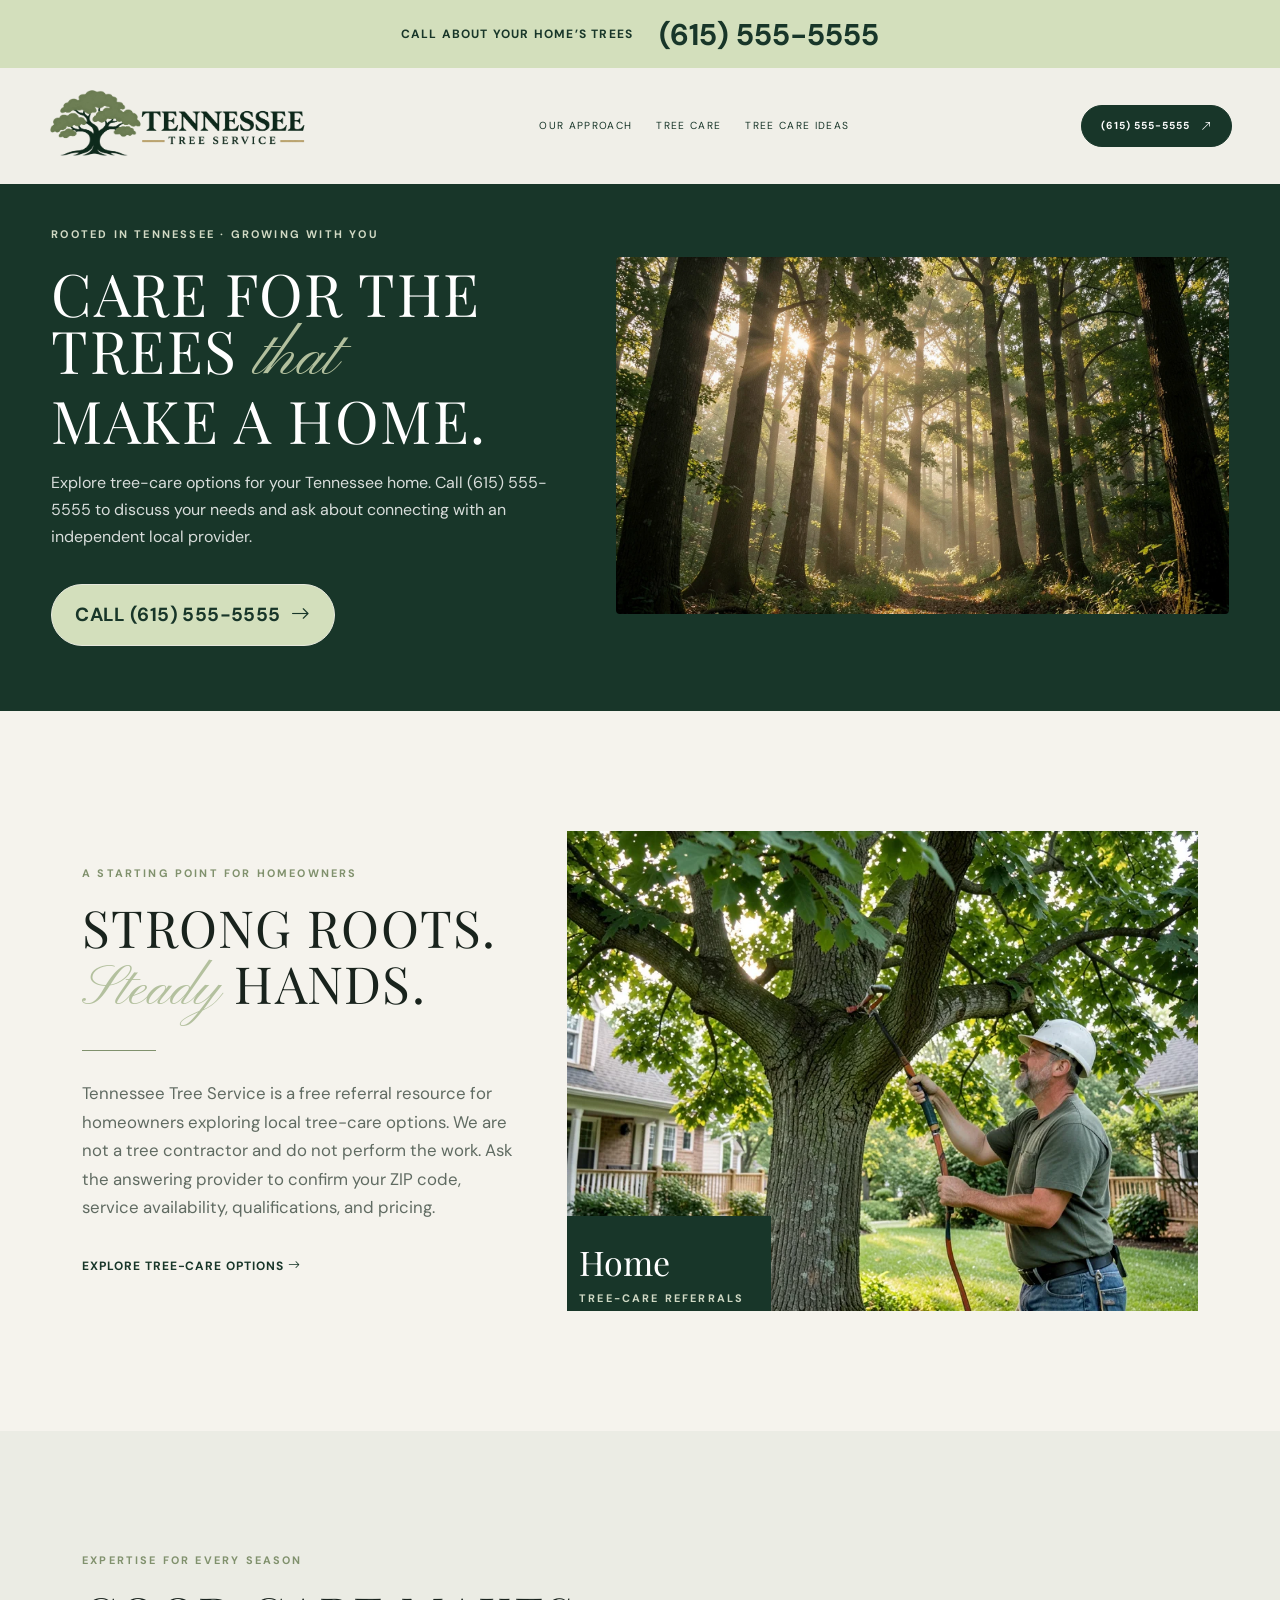
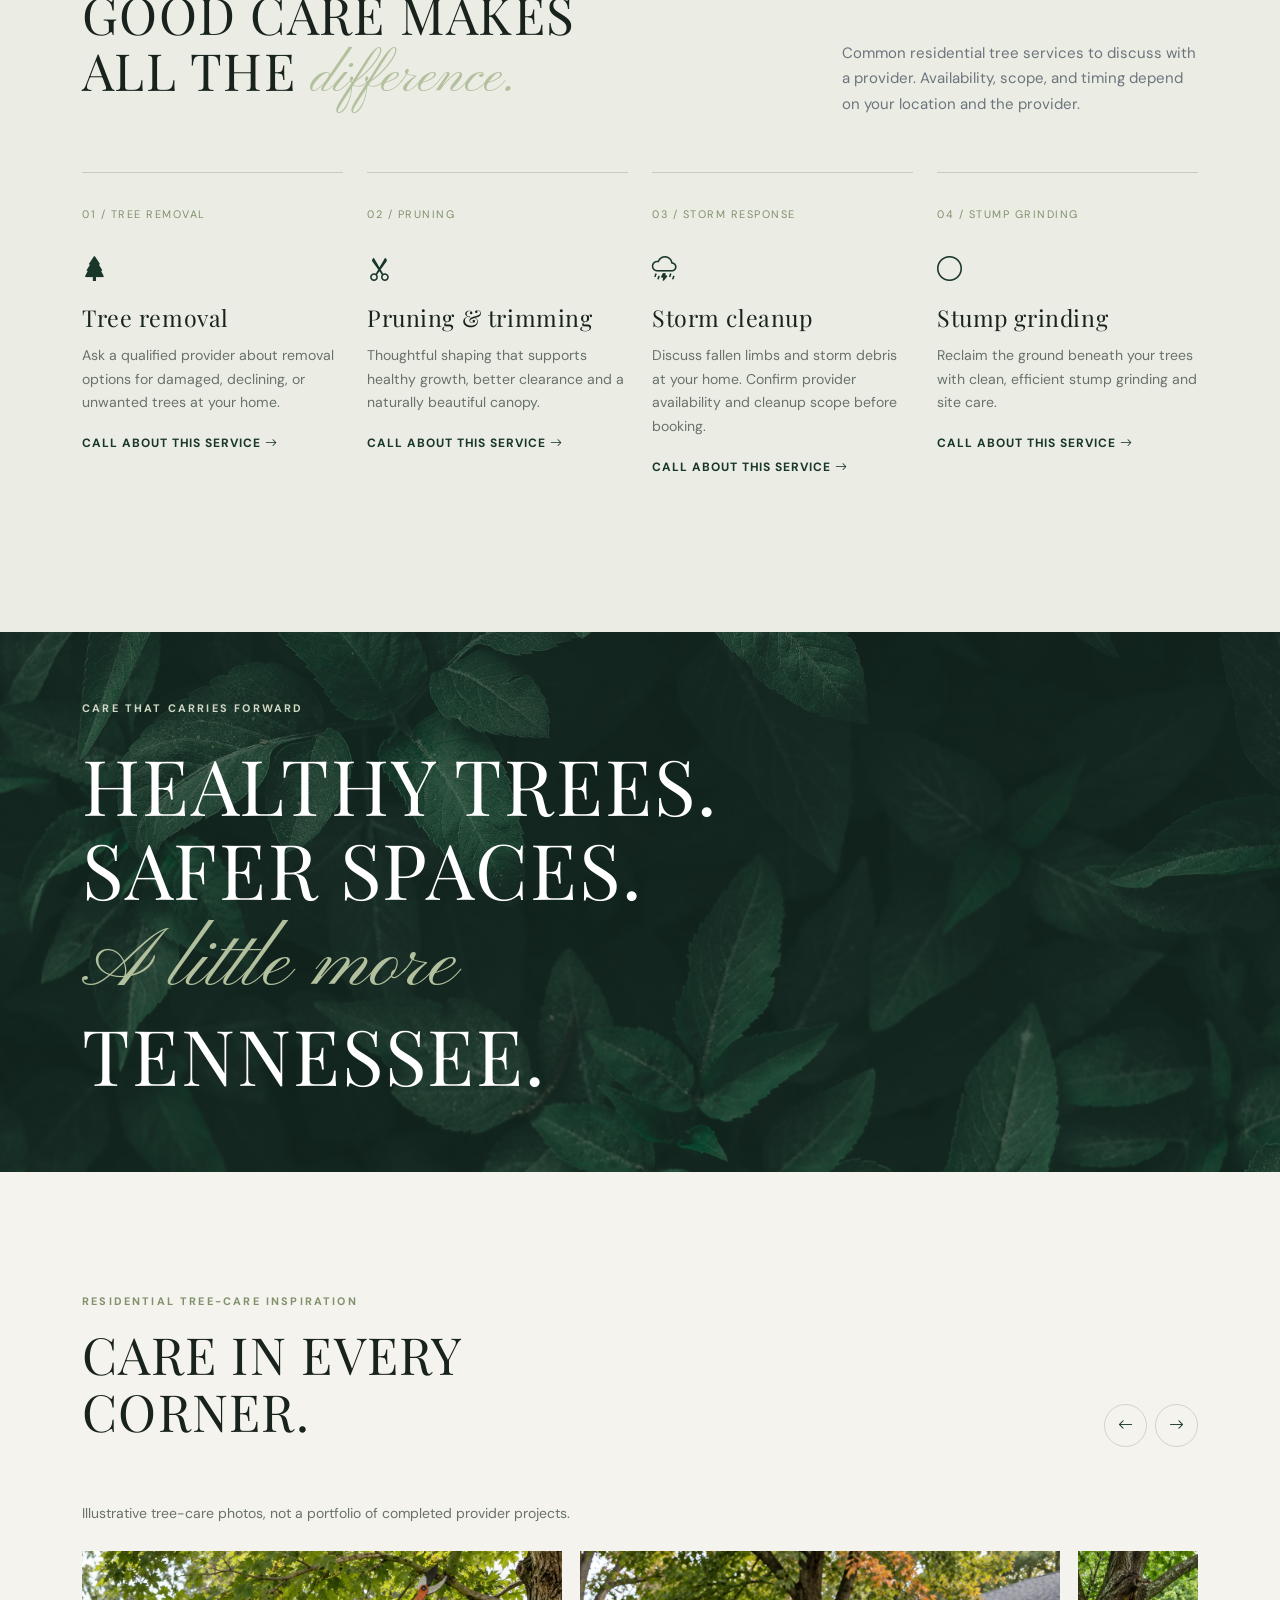
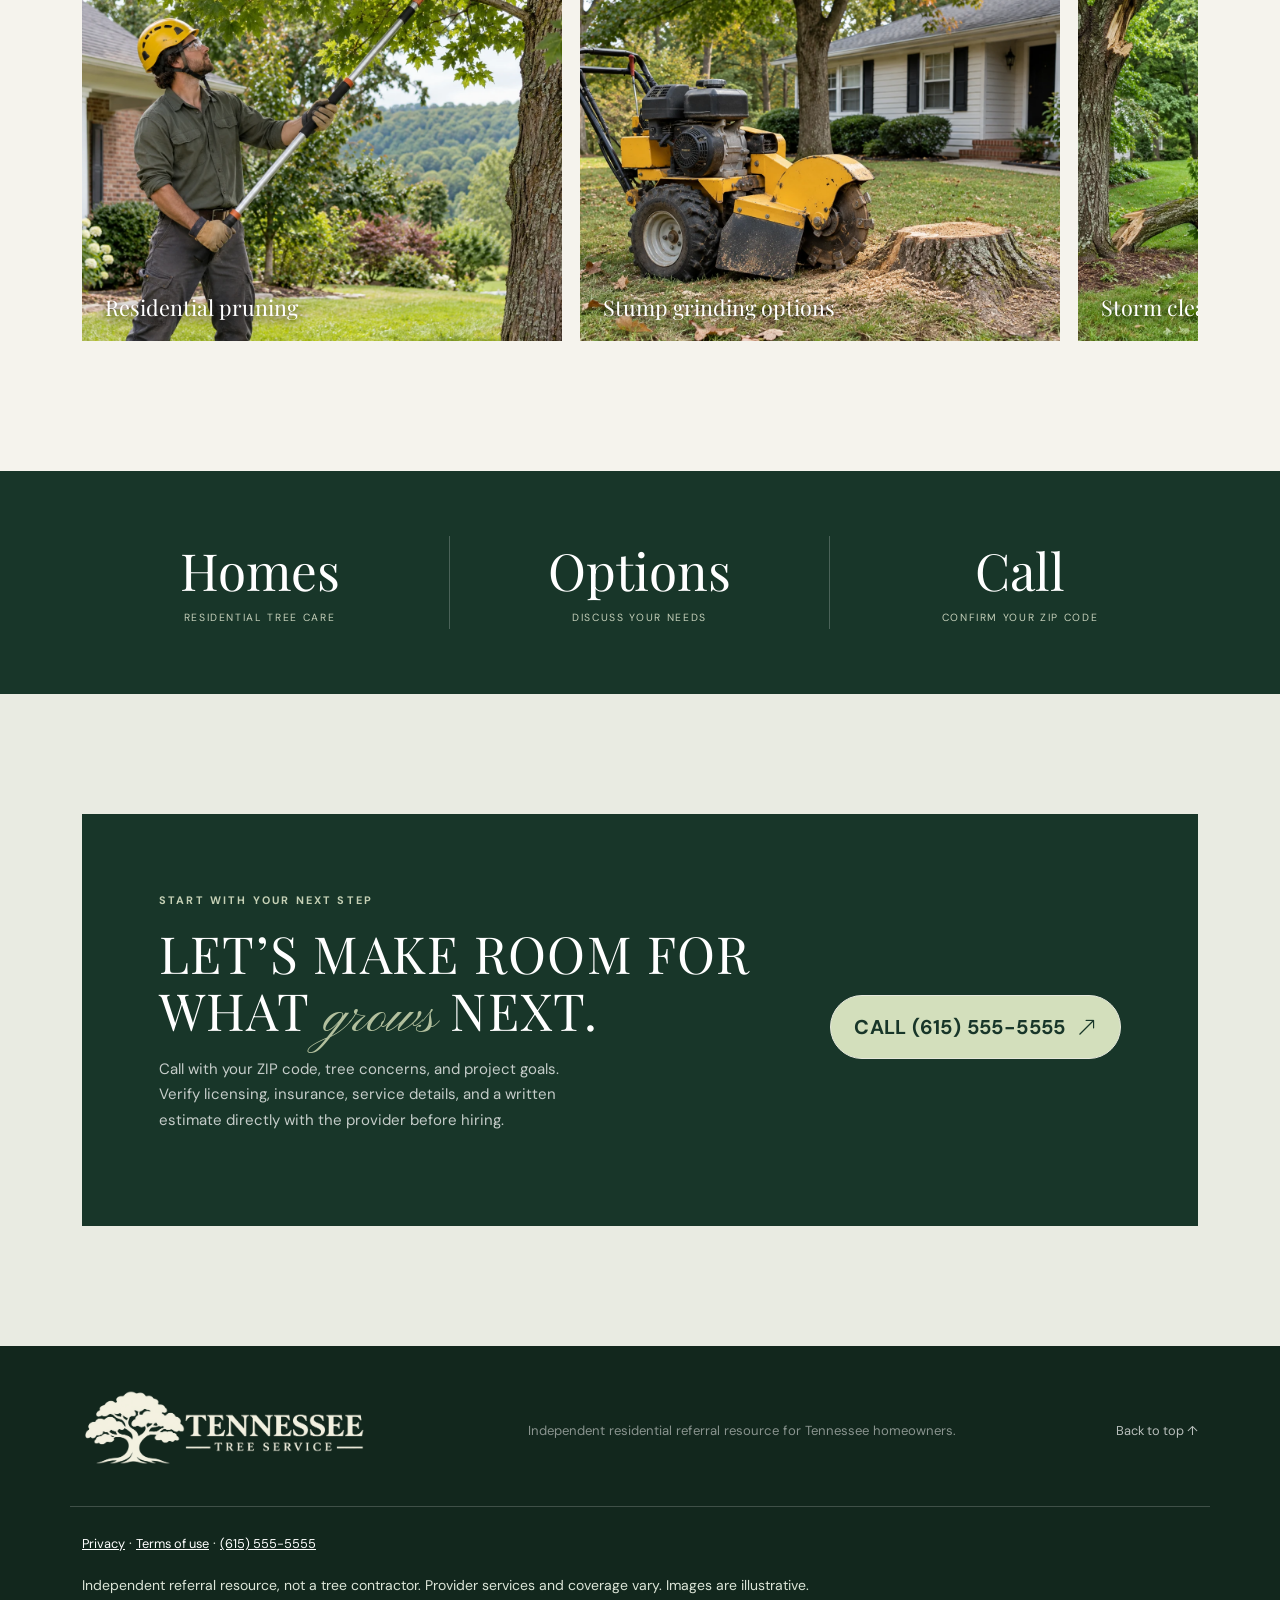
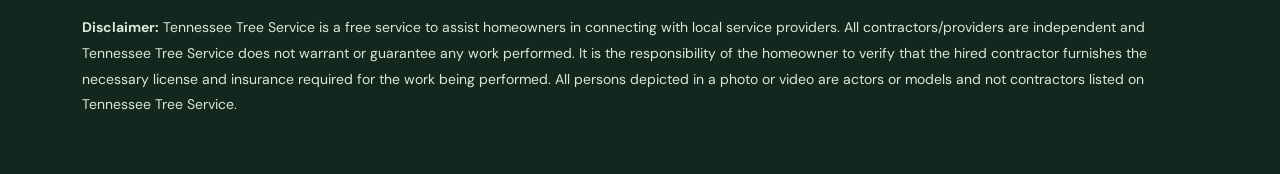
<file: index.html>
<!DOCTYPE html>
<html lang="en">
<head>
  <meta charset="UTF-8">
  <meta name="viewport" content="width=device-width, initial-scale=1">
  <meta name="description" content="Residential tree-care referral information for Tennessee homeowners. Discuss tree removal, pruning, storm cleanup, and stump grinding with local providers.">
  <title>Tennessee Tree Service | Rooted in Care</title>
  <link rel="preconnect" href="https://fonts.googleapis.com">
  <link rel="preconnect" href="https://fonts.gstatic.com" crossorigin>
  <link href="https://fonts.googleapis.com/css2?family=DM+Sans:wght@400;500;600;700&family=Playfair+Display:wght@400;500;600&family=Pinyon+Script&display=swap" rel="stylesheet">
  <link href="https://cdn.jsdelivr.net/npm/bootstrap@5.3.3/dist/css/bootstrap.min.css" rel="stylesheet">
  <link href="https://cdn.jsdelivr.net/npm/bootstrap-icons@1.11.3/font/bootstrap-icons.min.css" rel="stylesheet">
  
<link rel="stylesheet" href="css/style.css?v=uncropped-layout-4">
</head>
<body><a class="call-banner" href="tel:+16155555555"><span>CALL ABOUT YOUR HOME’S TREES</span><strong>(615) 555-5555</strong></a>
  <nav class="navbar" aria-label="Main navigation">
    <div class="container-fluid px-4 px-lg-5 d-flex align-items-center justify-content-between">
      <a class="brand logo-brand" href="index.html" aria-label="Tennessee Tree Service home" style="display:inline-flex;flex:0 0 auto;width:min(260px,45vw);max-width:100%;line-height:1"><img src="assets/tennessee-tree-service-logo.png" alt="Tennessee Tree Service" width="260" height="70" style="display:block;width:100%;max-width:260px;height:auto;max-height:82px;object-fit:contain"></a>
      <div class="nav-links d-none d-md-flex align-items-center">
        <a href="#story">Our approach</a><a href="#services">Tree care</a><a href="#work">Tree care ideas</a>
      </div>
      <a class="nav-cta" href="tel:+16155555555">(615) 555-5555 <i class="bi bi-arrow-up-right"></i></a>
    </div>
  </nav>
  <main>
    <section class="hero" aria-label="Tennessee tree care">
      <div class="hero-sticky">
        <img class="hero-image" src="assets/img-1.webp" alt="Sunlight filtering through a mature forest">
        <img class="hero-image second" src="assets/trees-around-tennessee-home.webp" alt="Mature deciduous trees framing a Tennessee family home" aria-hidden="true">
        <div class="hero-shade"></div>
        <div class="hero-content">
          <div class="eyebrow">Rooted in Tennessee · Growing with you</div>
          <h1>Care for the<br>trees <span class="script">that</span><br>make a home.</h1>
          <p>Explore tree-care options for your Tennessee home. Call (615) 555-5555 to discuss your needs and ask about connecting with an independent local provider.</p>
          <a class="btn-main" href="tel:+16155555555">Call (615) 555-5555 <i class="bi bi-arrow-right"></i></a>
        </div>
        <div class="hero-index">01 — 03 &nbsp; / &nbsp; TENNESSEE TREE SERVICE</div>
      </div>
    </section>

    <section class="intro section-pad" id="story">
      <div class="container">
        <div class="row align-items-center g-lg-5">
          <div class="col-lg-5 reveal">
            <div class="eyebrow mb-3">A starting point for homeowners</div>
            <h2>Strong roots.<br><span class="script">Steady</span> hands.</h2>
            <div class="intro-mark"></div>
            <p class="intro-copy">Tennessee Tree Service is a free referral resource for homeowners exploring local tree-care options. We are not a tree contractor and do not perform the work. Ask the answering provider to confirm your ZIP code, service availability, qualifications, and pricing.</p>
            <a href="#services" class="service-link">Explore tree-care options <i class="bi bi-arrow-right"></i></a>
          </div>
          <div class="col-lg-7 reveal">
            <div class="image-frame intro-image">
              <img src="assets/img-3.webp" alt="Healthy mature trees in a residential garden">
              <div class="experience-badge"><strong>Home</strong><span class="eyebrow" style="color:#d0d9c5">Tree-care referrals</span></div>
            </div>
          </div>
        </div>
      </div>
    </section>

    <section class="services section-pad" id="services">
      <div class="container">
        <div class="section-head row align-items-end reveal">
          <div class="col-lg-7">
            <div class="eyebrow mb-3">Expertise for every season</div>
            <h2>Good care makes<br>all the <span class="script">difference.</span></h2>
          </div>
          <div class="col-lg-4 offset-lg-1 mt-3 mt-lg-0">
            <p class="text-secondary mb-0">Common residential tree services to discuss with a provider. Availability, scope, and timing depend on your location and the provider.</p>
          </div>
        </div>
        <div class="row g-4">
          <div class="col-md-6 col-lg-3 reveal"><article class="service-card"><span class="service-num">01 / TREE REMOVAL</span><div class="service-icon"><i class="bi bi-tree-fill"></i></div><h3>Tree removal</h3><p>Ask a qualified provider about removal options for damaged, declining, or unwanted trees at your home.</p><a class="service-link" href="tel:+16155555555">Call about this service <i class="bi bi-arrow-right"></i></a></article></div>
          <div class="col-md-6 col-lg-3 reveal"><article class="service-card"><span class="service-num">02 / PRUNING</span><div class="service-icon"><i class="bi bi-scissors"></i></div><h3>Pruning &amp; trimming</h3><p>Thoughtful shaping that supports healthy growth, better clearance and a naturally beautiful canopy.</p><a class="service-link" href="tel:+16155555555">Call about this service <i class="bi bi-arrow-right"></i></a></article></div>
          <div class="col-md-6 col-lg-3 reveal"><article class="service-card"><span class="service-num">03 / STORM RESPONSE</span><div class="service-icon"><i class="bi bi-cloud-lightning-rain"></i></div><h3>Storm cleanup</h3><p>Discuss fallen limbs and storm debris at your home. Confirm provider availability and cleanup scope before booking.</p><a class="service-link" href="tel:+16155555555">Call about this service <i class="bi bi-arrow-right"></i></a></article></div>
          <div class="col-md-6 col-lg-3 reveal"><article class="service-card"><span class="service-num">04 / STUMP GRINDING</span><div class="service-icon"><i class="bi bi-circle"></i></div><h3>Stump grinding</h3><p>Reclaim the ground beneath your trees with clean, efficient stump grinding and site care.</p><a class="service-link" href="tel:+16155555555">Call about this service <i class="bi bi-arrow-right"></i></a></article></div>
        </div>
      </div>
    </section>

    <section class="statement">
      <img src="assets/img-4.jpg" alt="Sunlight moving through a canopy of green leaves">
      <div class="container reveal">
        <div class="eyebrow mb-4">Care that carries forward</div>
        <h2>Healthy trees.<br>Safer spaces.<br><span class="script">A little more</span> Tennessee.</h2>
      </div>
    </section>

    <section class="gallery section-pad" id="work">
      <div class="container">
        <div class="d-flex justify-content-between align-items-end section-head reveal">
          <div><div class="eyebrow mb-3">Residential tree-care inspiration</div><h2>Care in every<br>corner.</h2></div>
          <div class="slider-controls d-flex gap-2">
            <button type="button" aria-label="Scroll gallery left" id="prev"><i class="bi bi-arrow-left"></i></button>
            <button type="button" aria-label="Scroll gallery right" id="next"><i class="bi bi-arrow-right"></i></button>
          </div>
        </div>
        <p class="gallery-note">Illustrative tree-care photos, not a portfolio of completed provider projects.</p><div class="gallery-row" id="gallery">
          <div class="gallery-card"><img src="assets/residential-tree-pruning.webp" alt="Illustrative arborist pruning a tree in a residential yard"><span class="gallery-label">Residential pruning</span></div>
          <div class="gallery-card"><img src="assets/home-stump-grinding.webp" alt="Stump grinder beside a tree stump in a home garden"><span class="gallery-label">Stump grinding options</span></div>
          <div class="gallery-card"><img src="assets/residential-storm-cleanup.webp" alt="Storm-fallen tree limb on a residential lawn"><span class="gallery-label">Storm cleanup at home</span></div>
        </div>
      </div>
    </section>

    <section class="stats" aria-label="Getting started">
      <div class="container"><div class="row">
        <div class="col-4 stat"><strong>Homes</strong><span>Residential tree care</span></div>
        <div class="col-4 stat"><strong>Options</strong><span>Discuss your needs</span></div>
        <div class="col-4 stat"><strong>Call</strong><span>Confirm your ZIP code</span></div>
      </div></div>
    </section>

    <section class="contact section-pad" id="contact">
      <div class="container">
        <div class="contact-panel reveal">
          <div class="row align-items-center">
            <div class="col-lg-8">
              <div class="eyebrow mb-3" style="color:#c5d0b5">Start with your next step</div>
              <h2>Let’s make room for what <span class="script">grows</span> next.</h2>
              <p>Call with your ZIP code, tree concerns, and project goals. Verify licensing, insurance, service details, and a written estimate directly with the provider before hiring.</p>
            </div>
            <div class="col-lg-4 text-lg-end"><a class="btn-main" href="tel:+16155555555">Call (615) 555-5555 <i class="bi bi-arrow-up-right"></i></a></div>
          </div>
        </div>
      </div>
    </section>
  </main>
  <footer>
    <div class="container d-flex flex-column flex-md-row justify-content-between align-items-md-center gap-3">
      <a class="brand logo-brand" href="index.html" aria-label="Tennessee Tree Service home" style="display:inline-flex;flex:0 0 auto;width:min(260px,45vw);max-width:100%;line-height:1"><img src="assets/tennessee-tree-service-logo.png" alt="Tennessee Tree Service" width="260" height="70" style="display:block;width:100%;max-width:260px;height:auto;max-height:82px;object-fit:contain"></a>
      <p class="small mb-0 text-white-50">Independent residential referral resource for Tennessee homeowners.</p>
      <a href="#top" onclick="window.scrollTo({top:0,behavior:'smooth'});return false">Back to top ↑</a>
    </div>
<div class="container footer-disclaimer"><p><a href="privacy.html">Privacy</a> · <a href="terms.html">Terms of use</a> · <a href="tel:+16155555555">(615) 555-5555</a></p><p>Independent referral resource, not a tree contractor. Provider services and coverage vary. Images are illustrative.</p><p><strong>Disclaimer:</strong> Tennessee Tree Service is a free service to assist homeowners in connecting with local service providers. All contractors/providers are independent and Tennessee Tree Service does not warrant or guarantee any work performed. It is the responsibility of the homeowner to verify that the hired contractor furnishes the necessary license and insurance required for the work being performed. All persons depicted in a photo or video are actors or models and not contractors listed on Tennessee Tree Service.</p></div></footer>
<a class="mobile-call" href="tel:+16155555555">CALL NOW · (615) 555-5555</a>
  <script src="https://cdn.jsdelivr.net/npm/bootstrap@5.3.3/dist/js/bootstrap.bundle.min.js"></script>
  <script>
    (() => {
      const nav=document.querySelector('.navbar');
      const hero=document.querySelector('.hero');
      const imgs=document.querySelectorAll('.hero-image');
      let ticking=false;
      function update(){
        const rect=hero.getBoundingClientRect();
        const progress=Math.max(0,Math.min(1,-rect.top/(hero.offsetHeight-innerHeight)));
        imgs[0].style.transform='none';
        imgs[1].style.opacity=String(Math.max(0,(progress-.18)*1.4));
        imgs[1].style.transform='none';
        nav.classList.toggle('scrolled',window.scrollY>30);
        ticking=false;
      }
      window.addEventListener('scroll',()=>{if(!ticking){requestAnimationFrame(update);ticking=true}},{passive:true});
      update();
      const observer=new IntersectionObserver(entries=>entries.forEach(entry=>{
        if(entry.isIntersecting){entry.target.classList.add('visible');observer.unobserve(entry.target)}
      }),{threshold:.12});
      document.querySelectorAll('.reveal').forEach(el=>observer.observe(el));
      const gallery=document.getElementById('gallery');
      document.getElementById('prev').addEventListener('click',()=>gallery.scrollBy({left:-gallery.clientWidth*.72,behavior:'smooth'}));
      document.getElementById('next').addEventListener('click',()=>gallery.scrollBy({left:gallery.clientWidth*.72,behavior:'smooth'}));
      const countObserver=new IntersectionObserver(entries=>entries.forEach(entry=>{
        if(entry.isIntersecting){
          const el=entry.target, goal=Number(el.dataset.count), start=performance.now(), duration=1300;
          function count(now){const t=Math.min((now-start)/duration,1);el.textContent=Math.round(goal*(1-Math.pow(1-t,3)))+(goal===20?'+':'');if(t<1)requestAnimationFrame(count)}
          requestAnimationFrame(count);countObserver.unobserve(el);
        }
      }),{threshold:.5});
      document.querySelectorAll('[data-count]').forEach(el=>countObserver.observe(el));
    })();
  </script>
</body>
</html>
</file>
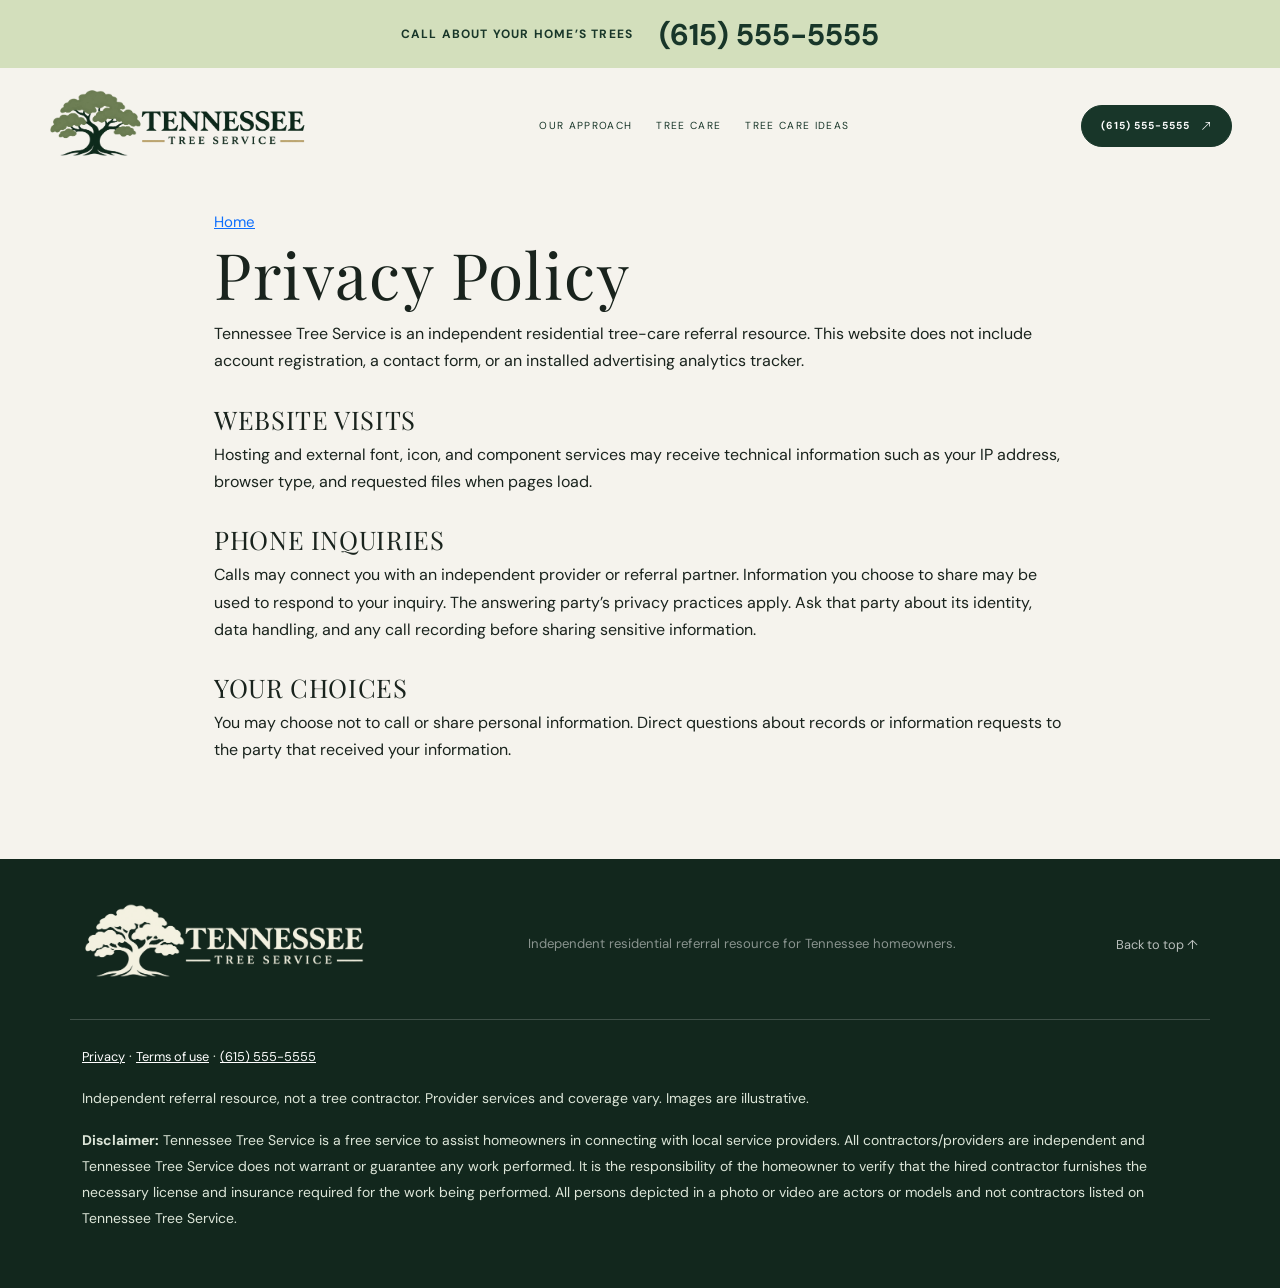
<file: privacy.html>
<!doctype html><html lang="en"><head>
  <meta charset="UTF-8">
  <meta name="viewport" content="width=device-width, initial-scale=1">
  <meta name="description" content="Residential tree-care referral information for Tennessee homeowners. Discuss tree removal, pruning, storm cleanup, and stump grinding with local providers.">
  <title>Privacy Policy | Tennessee Tree Service</title>
  <link rel="preconnect" href="https://fonts.googleapis.com">
  <link rel="preconnect" href="https://fonts.gstatic.com" crossorigin>
  <link href="https://fonts.googleapis.com/css2?family=DM+Sans:wght@400;500;600;700&family=Playfair+Display:wght@400;500;600&family=Pinyon+Script&display=swap" rel="stylesheet">
  <link href="https://cdn.jsdelivr.net/npm/bootstrap@5.3.3/dist/css/bootstrap.min.css" rel="stylesheet">
  <link href="https://cdn.jsdelivr.net/npm/bootstrap-icons@1.11.3/font/bootstrap-icons.min.css" rel="stylesheet">
  
<link rel="stylesheet" href="css/style.css?v=tree-logo-2">
</head><body><a class="call-banner" href="tel:+16155555555"><span>CALL ABOUT YOUR HOME’S TREES</span><strong>(615) 555-5555</strong></a><nav class="navbar" aria-label="Main navigation">
    <div class="container-fluid px-4 px-lg-5 d-flex align-items-center justify-content-between">
      <a class="brand logo-brand" href="index.html" aria-label="Tennessee Tree Service home" style="display:inline-flex;flex:0 0 auto;width:min(260px,45vw);max-width:100%;line-height:1"><img src="assets/tennessee-tree-service-logo.png" alt="Tennessee Tree Service" width="260" height="70" style="display:block;width:100%;max-width:260px;height:auto;max-height:82px;object-fit:contain"></a>
      <div class="nav-links d-none d-md-flex align-items-center">
        <a href="index.html#story">Our approach</a><a href="index.html#services">Tree care</a><a href="index.html#work">Tree care ideas</a>
      </div>
      <a class="nav-cta" href="tel:+16155555555">(615) 555-5555 <i class="bi bi-arrow-up-right"></i></a>
    </div>
  </nav><main class="policy"><a href="index.html">Home</a><h1>Privacy Policy</h1><p>Tennessee Tree Service is an independent residential tree-care referral resource. This website does not include account registration, a contact form, or an installed advertising analytics tracker.</p><h2>Website visits</h2><p>Hosting and external font, icon, and component services may receive technical information such as your IP address, browser type, and requested files when pages load.</p><h2>Phone inquiries</h2><p>Calls may connect you with an independent provider or referral partner. Information you choose to share may be used to respond to your inquiry. The answering party’s privacy practices apply. Ask that party about its identity, data handling, and any call recording before sharing sensitive information.</p><h2>Your choices</h2><p>You may choose not to call or share personal information. Direct questions about records or information requests to the party that received your information.</p></main><footer>
    <div class="container d-flex flex-column flex-md-row justify-content-between align-items-md-center gap-3">
      <a class="brand logo-brand" href="index.html" aria-label="Tennessee Tree Service home" style="display:inline-flex;flex:0 0 auto;width:min(260px,45vw);max-width:100%;line-height:1"><img src="assets/tennessee-tree-service-logo.png" alt="Tennessee Tree Service" width="260" height="70" style="display:block;width:100%;max-width:260px;height:auto;max-height:82px;object-fit:contain"></a>
      <p class="small mb-0 text-white-50">Independent residential referral resource for Tennessee homeowners.</p>
      <a href="index.html" >Back to top ↑</a>
    </div>
<div class="container footer-disclaimer"><p><a href="privacy.html">Privacy</a> · <a href="terms.html">Terms of use</a> · <a href="tel:+16155555555">(615) 555-5555</a></p><p>Independent referral resource, not a tree contractor. Provider services and coverage vary. Images are illustrative.</p><p><strong>Disclaimer:</strong> Tennessee Tree Service is a free service to assist homeowners in connecting with local service providers. All contractors/providers are independent and Tennessee Tree Service does not warrant or guarantee any work performed. It is the responsibility of the homeowner to verify that the hired contractor furnishes the necessary license and insurance required for the work being performed. All persons depicted in a photo or video are actors or models and not contractors listed on Tennessee Tree Service.</p></div></footer></body></html>
</file>
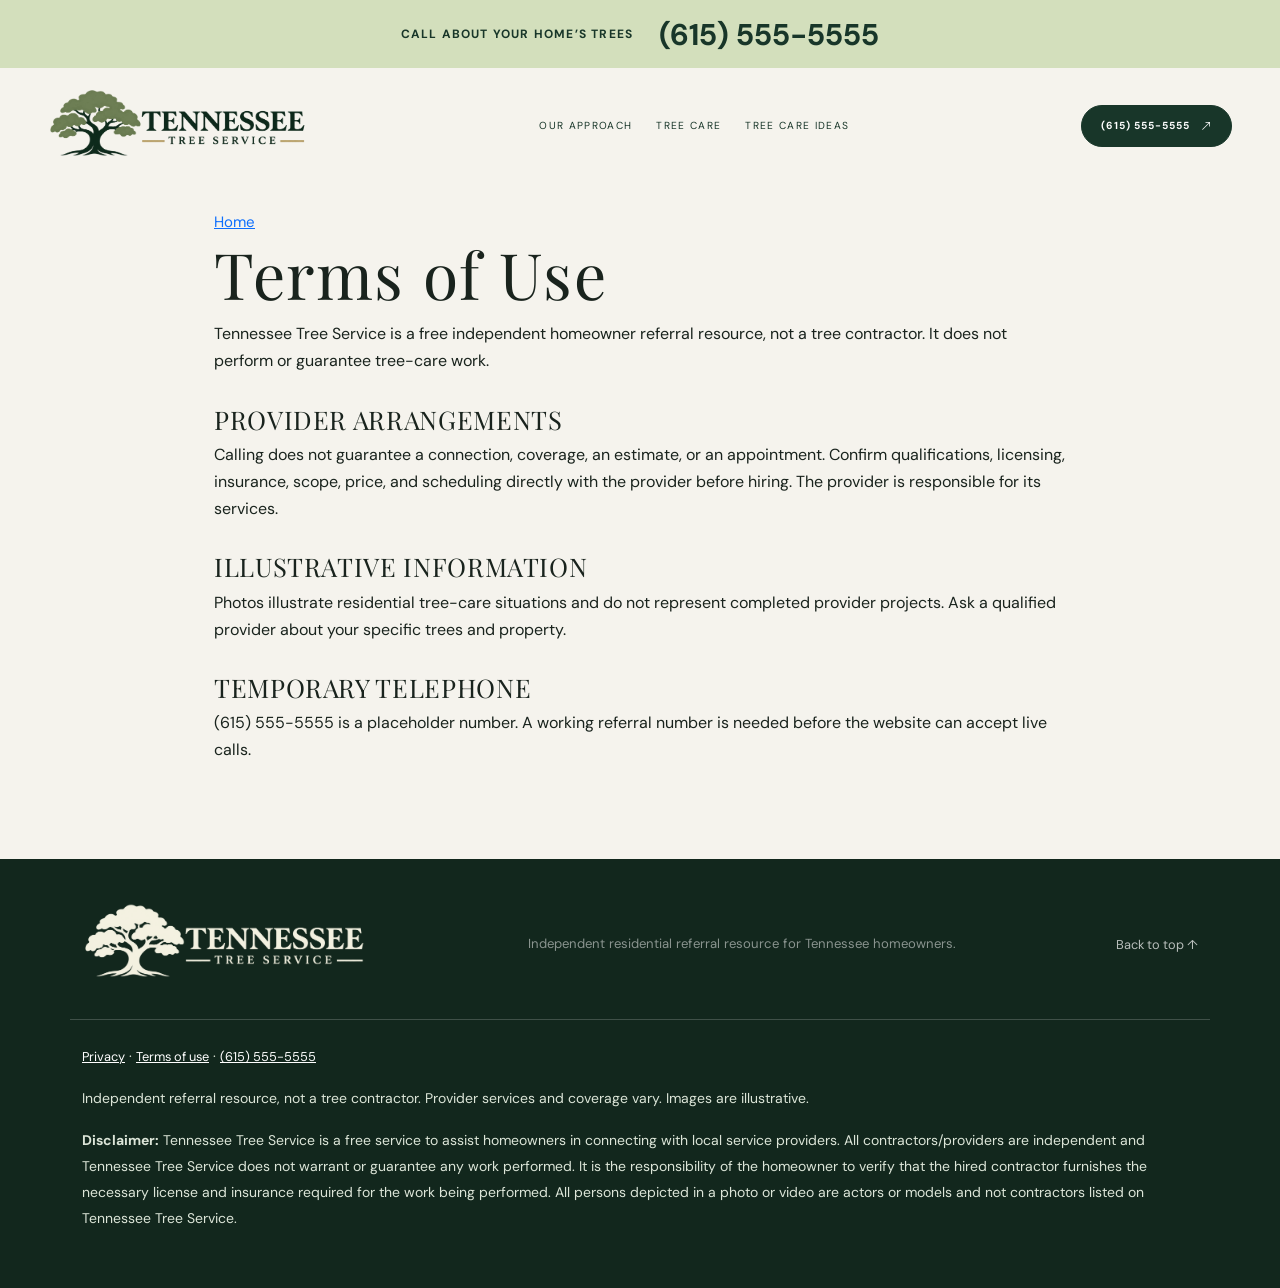
<file: terms.html>
<!doctype html><html lang="en"><head>
  <meta charset="UTF-8">
  <meta name="viewport" content="width=device-width, initial-scale=1">
  <meta name="description" content="Residential tree-care referral information for Tennessee homeowners. Discuss tree removal, pruning, storm cleanup, and stump grinding with local providers.">
  <title>Terms of Use | Tennessee Tree Service</title>
  <link rel="preconnect" href="https://fonts.googleapis.com">
  <link rel="preconnect" href="https://fonts.gstatic.com" crossorigin>
  <link href="https://fonts.googleapis.com/css2?family=DM+Sans:wght@400;500;600;700&family=Playfair+Display:wght@400;500;600&family=Pinyon+Script&display=swap" rel="stylesheet">
  <link href="https://cdn.jsdelivr.net/npm/bootstrap@5.3.3/dist/css/bootstrap.min.css" rel="stylesheet">
  <link href="https://cdn.jsdelivr.net/npm/bootstrap-icons@1.11.3/font/bootstrap-icons.min.css" rel="stylesheet">
  
<link rel="stylesheet" href="css/style.css?v=tree-logo-2">
</head><body><a class="call-banner" href="tel:+16155555555"><span>CALL ABOUT YOUR HOME’S TREES</span><strong>(615) 555-5555</strong></a><nav class="navbar" aria-label="Main navigation">
    <div class="container-fluid px-4 px-lg-5 d-flex align-items-center justify-content-between">
      <a class="brand logo-brand" href="index.html" aria-label="Tennessee Tree Service home" style="display:inline-flex;flex:0 0 auto;width:min(260px,45vw);max-width:100%;line-height:1"><img src="assets/tennessee-tree-service-logo.png" alt="Tennessee Tree Service" width="260" height="70" style="display:block;width:100%;max-width:260px;height:auto;max-height:82px;object-fit:contain"></a>
      <div class="nav-links d-none d-md-flex align-items-center">
        <a href="index.html#story">Our approach</a><a href="index.html#services">Tree care</a><a href="index.html#work">Tree care ideas</a>
      </div>
      <a class="nav-cta" href="tel:+16155555555">(615) 555-5555 <i class="bi bi-arrow-up-right"></i></a>
    </div>
  </nav><main class="policy"><a href="index.html">Home</a><h1>Terms of Use</h1><p>Tennessee Tree Service is a free independent homeowner referral resource, not a tree contractor. It does not perform or guarantee tree-care work.</p><h2>Provider arrangements</h2><p>Calling does not guarantee a connection, coverage, an estimate, or an appointment. Confirm qualifications, licensing, insurance, scope, price, and scheduling directly with the provider before hiring. The provider is responsible for its services.</p><h2>Illustrative information</h2><p>Photos illustrate residential tree-care situations and do not represent completed provider projects. Ask a qualified provider about your specific trees and property.</p><h2>Temporary telephone</h2><p>(615) 555-5555 is a placeholder number. A working referral number is needed before the website can accept live calls.</p></main><footer>
    <div class="container d-flex flex-column flex-md-row justify-content-between align-items-md-center gap-3">
      <a class="brand logo-brand" href="index.html" aria-label="Tennessee Tree Service home" style="display:inline-flex;flex:0 0 auto;width:min(260px,45vw);max-width:100%;line-height:1"><img src="assets/tennessee-tree-service-logo.png" alt="Tennessee Tree Service" width="260" height="70" style="display:block;width:100%;max-width:260px;height:auto;max-height:82px;object-fit:contain"></a>
      <p class="small mb-0 text-white-50">Independent residential referral resource for Tennessee homeowners.</p>
      <a href="index.html" >Back to top ↑</a>
    </div>
<div class="container footer-disclaimer"><p><a href="privacy.html">Privacy</a> · <a href="terms.html">Terms of use</a> · <a href="tel:+16155555555">(615) 555-5555</a></p><p>Independent referral resource, not a tree contractor. Provider services and coverage vary. Images are illustrative.</p><p><strong>Disclaimer:</strong> Tennessee Tree Service is a free service to assist homeowners in connecting with local service providers. All contractors/providers are independent and Tennessee Tree Service does not warrant or guarantee any work performed. It is the responsibility of the homeowner to verify that the hired contractor furnishes the necessary license and insurance required for the work being performed. All persons depicted in a photo or video are actors or models and not contractors listed on Tennessee Tree Service.</p></div></footer></body></html>
</file>
<file: css/style.css>
:root{--forest:#183629;--forest2:#244b39;--moss:#80916d;--cream:#f5f3ed;--ink:#19231d;--muted:#68726a;--line:rgba(25,35,29,.16)}
    *{box-sizing:border-box}
    html{scroll-behavior:smooth}
    body{margin:0;background:var(--cream);color:var(--ink);font-family:"DM Sans",sans-serif;font-size:15px;line-height:1.7}
    h1,h2,h3,.display{font-family:"Playfair Display",serif;font-weight:400;letter-spacing:.025em}
    h2{text-transform:uppercase;font-size:clamp(2.25rem,4vw,4rem);line-height:1.1}
    .script{font-family:"Pinyon Script",cursive;color:#b3c09e;text-transform:none;font-size:1.1em;letter-spacing:0}
    .eyebrow{font-size:.68rem;letter-spacing:.2em;text-transform:uppercase;font-weight:700;color:var(--moss)}
    .navbar{position:fixed;z-index:20;inset:0 0 auto;padding:17px 0;transition:background .3s,padding .3s}
    .navbar.scrolled{background:rgba(21,45,34,.92);backdrop-filter:blur(14px);padding:10px 0}
    .brand{display:flex;align-items:center;gap:10px;color:#fff;text-decoration:none;font-weight:700;letter-spacing:.09em;text-transform:uppercase;font-size:.76rem;line-height:1.2}
    .brand-mark{width:34px;height:34px;border:1px solid rgba(255,255,255,.58);border-radius:50%;display:grid;place-items:center;font-size:17px;color:#c7d1b5}
    .nav-links{gap:32px}
    .nav-links a{color:rgba(255,255,255,.83);text-decoration:none;text-transform:uppercase;letter-spacing:.13em;font-size:.64rem}
    .nav-links a:hover{color:#fff}
    .nav-cta,.btn-main{display:inline-flex;align-items:center;gap:11px;border:1px solid rgba(255,255,255,.6);border-radius:40px;padding:11px 19px;color:#fff;text-decoration:none;text-transform:uppercase;letter-spacing:.1em;font-size:.64rem;transition:.25s}
    .nav-cta:hover{background:#fff;color:var(--forest)}
    .hero{height:190vh;background:var(--forest);position:relative}
    .hero-sticky{position:sticky;top:0;height:100vh;overflow:hidden}
    .hero-image{position:absolute;inset:-4%;width:108%;height:108%;object-fit:cover;transform:scale(1.02);will-change:transform}
    .hero-image.second{opacity:0;transition:opacity .1s}
    .hero-shade{position:absolute;inset:0;background:linear-gradient(90deg,rgba(8,23,16,.58),rgba(8,23,16,.08) 75%),linear-gradient(0deg,rgba(8,23,16,.65),transparent 63%)}
    .hero-content{position:absolute;bottom:11%;left:max(7vw,calc((100vw - 1240px)/2));right:7vw;color:white;max-width:850px}
    .hero-content .eyebrow{color:#d1d9c4}
    .hero h1{font-size:clamp(3.3rem,8.2vw,8.1rem);text-transform:uppercase;line-height:.98;margin:22px 0 24px;max-width:930px}
    .hero p{max-width:460px;color:rgba(255,255,255,.83);font-size:1rem}
    .btn-main{margin-top:18px;background:#e6e8dc;border-color:#e6e8dc;color:var(--forest);padding:15px 23px}
    .btn-main:hover{background:#fff;color:var(--forest)}
    .hero-index{position:absolute;right:7%;bottom:12%;color:white;font-size:.65rem;letter-spacing:.16em}
    .section-pad{padding:120px 0}
    .intro{background:var(--cream)}
    .intro-copy{max-width:575px;color:#606b62;font-size:1.05rem}
    .intro-mark{width:74px;height:1px;background:var(--moss);margin:28px 0}
    .image-frame{position:relative;overflow:hidden}
    .image-frame img{width:100%;height:100%;object-fit:cover;transition:transform 1s}
    .image-frame:hover img{transform:scale(1.045)}
    .intro-image{height:480px}
    .experience-badge{position:absolute;bottom:-22px;left:-15px;background:var(--forest);color:white;padding:23px 27px;min-width:155px}
    .experience-badge strong{display:block;font:2rem "Playfair Display",serif}
    .services{background:#ebece4}
    .section-head{margin-bottom:55px}
    .service-card{border-top:1px solid var(--line);padding:28px 0 32px;height:100%;transition:transform .3s}
    .service-card:hover{transform:translateY(-5px)}
    .service-num{font-size:.68rem;color:var(--moss);letter-spacing:.14em}
    .service-icon{font-size:1.55rem;color:var(--forest);margin:22px 0 13px}
    .service-card h3{font-size:1.45rem;margin-bottom:12px}
    .service-card p{font-size:.88rem;color:var(--muted);max-width:330px;margin:0}
    .service-link{display:inline-block;color:var(--forest);margin-top:18px;text-decoration:none;font-size:.75rem;font-weight:700;letter-spacing:.08em;text-transform:uppercase}
    .statement{min-height:540px;position:relative;display:flex;align-items:center;color:#fff;overflow:hidden}
    .statement>img{position:absolute;inset:0;width:100%;height:100%;object-fit:cover}
    .statement:after{content:"";position:absolute;inset:0;background:rgba(15,39,28,.62)}
    .statement .container{position:relative;z-index:1}
    .statement h2{max-width:760px;font-size:clamp(2.7rem,6vw,5.7rem)}
    .statement .eyebrow{color:#d1d9c4}
    .gallery{background:var(--cream)}
    .gallery-row{display:flex;gap:18px;overflow-x:auto;scroll-snap-type:x mandatory;scrollbar-width:none;padding-bottom:10px}
    .gallery-row::-webkit-scrollbar{display:none}
    .gallery-card{position:relative;flex:0 0 72%;height:390px;scroll-snap-align:start;overflow:hidden}
    .gallery-card img{width:100%;height:100%;object-fit:cover;transition:transform .8s}
    .gallery-card:hover img{transform:scale(1.04)}
    .gallery-label{position:absolute;bottom:20px;left:23px;color:#fff;font:1.35rem "Playfair Display",serif;text-shadow:0 2px 12px #000}
    .slider-controls button{border:1px solid var(--line);border-radius:50%;width:43px;height:43px;background:transparent;color:var(--forest);transition:.2s}
    .slider-controls button:hover{background:var(--forest);color:#fff}
    .stats{background:var(--forest);color:white;padding:65px 0}
    .stat{border-right:1px solid rgba(255,255,255,.22);text-align:center}
    .stat:last-child{border:0}
    .stat strong{font:clamp(2.2rem,4vw,3.5rem) "Playfair Display",serif;display:block}
    .stat span{font-size:.65rem;letter-spacing:.16em;text-transform:uppercase;color:#c4cfb9}
    .contact{background:#e9ebe2}
    .contact-panel{background:var(--forest);color:white;padding:clamp(35px,6vw,78px);position:relative;overflow:hidden}
    .contact-panel h2{max-width:650px}
    .contact-panel p{color:rgba(255,255,255,.75);max-width:420px}
    .contact-panel .btn-main{margin-top:14px}
    footer{background:#12271d;color:#fff;padding:40px 0}
    footer a{color:rgba(255,255,255,.7);text-decoration:none;font-size:.8rem}
    .footer-brand{font:1.1rem "Playfair Display",serif;letter-spacing:.08em;text-transform:uppercase}
    .reveal{opacity:0;transform:translateY(24px);transition:opacity .8s ease,transform .8s ease}
    .reveal.visible{opacity:1;transform:none}
    @media(min-width:768px){.gallery-card{flex-basis:43%}}
    @media(max-width:767px){
      .nav-links{display:none!important}.navbar{padding:12px 0}.nav-cta{padding:9px 13px;font-size:.57rem}
      .hero{height:150vh}.hero-content{bottom:15%;left:7%;right:7%}.hero h1{font-size:clamp(3rem,14vw,5rem)}
      .hero-index{display:none}.section-pad{padding:82px 0}.intro-image{height:360px;margin-top:36px}.experience-badge{left:10px;bottom:-16px}
      .gallery-card{flex-basis:86%;height:300px}.stat{border:0;margin:12px 0}.stats{padding:35px 0}
      .statement{min-height:430px}
    }
    @media(prefers-reduced-motion:reduce){html{scroll-behavior:auto}*,*:before,*:after{animation-duration:.01ms!important;transition-duration:.01ms!important}.hero-image{transform:none!important}.reveal{opacity:1;transform:none}}
/* Residential referral telephone presentation */
.call-banner{position:fixed;inset:0 0 auto;z-index:1000;min-height:68px;display:flex;align-items:center;justify-content:center;gap:26px;padding:9px 16px;background:#d3dfbc;color:#183629;text-align:center;text-decoration:none}.call-banner span{font-size:12px;font-weight:700;letter-spacing:.1em}.call-banner strong{font-size:30px;line-height:1.3;white-space:nowrap}.navbar{top:68px;background:rgba(21,45,34,.96)}.hero .btn-main,.contact .btn-main{font-size:20px;letter-spacing:.02em;padding:14px 23px;background:#d3dfbc;color:#183629;font-weight:700}.hero .btn-main:hover,.contact .btn-main:hover{background:#fff}.footer-disclaimer{margin-top:30px;padding-top:24px;border-top:1px solid #ffffff30;color:#dce5d8;font-size:14px;line-height:1.85}.footer-disclaimer a{color:#fff;text-decoration:underline}.gallery-note{font-size:14px;color:var(--muted);margin-bottom:25px}.mobile-call{display:none}section[id]{scroll-margin-top:160px}.reveal{opacity:1;transform:none}.policy{max-width:900px;margin:auto;padding:210px 24px 80px;min-height:60vh}.policy h1{font-size:clamp(2.5rem,5vw,4rem)}.policy h2{font-size:1.6rem;margin-top:30px}.experience-badge strong{font-size:34px}.policy p{font-size:16px}
@media(max-width:767px){.call-banner{min-height:76px;flex-direction:column;gap:0}.call-banner span{font-size:10px}.call-banner strong{font-size:28px}.navbar{top:76px}.navbar .brand{font-size:10px;letter-spacing:.04em;gap:7px}.navbar .nav-cta{padding:10px;font-size:11px;letter-spacing:0;white-space:nowrap}.navbar .nav-cta i{display:none}.hero-content{bottom:10%}.hero h1{font-size:clamp(2.7rem,12vw,4.7rem)}.hero-index{display:none}.hero .btn-main,.contact .btn-main{font-size:18px;padding:14px 18px}.mobile-call{display:block;position:fixed;inset:auto 0 0;z-index:1000;text-align:center;background:#d3dfbc;color:#183629;padding:13px 8px calc(13px + env(safe-area-inset-bottom));font-size:21px;font-weight:700;text-decoration:none}body{padding-bottom:65px}.stat strong{font-size:1.8rem}.policy{padding-top:200px}}

@media(max-width:380px){.navbar .container-fluid{padding-left:14px!important;padding-right:14px!important}.navbar .brand{font-size:9px}.navbar .nav-cta{font-size:10px;padding:9px 7px}}

/* Approved tree identity: explicit bounded sizing */
.navbar,.navbar.scrolled{background:rgba(245,243,237,.98);color:var(--forest)}.navbar .nav-links a{color:var(--forest)}.navbar .nav-cta{background:var(--forest);color:white;border-color:var(--forest);font-weight:700;white-space:nowrap}.navbar .nav-cta:hover{background:var(--forest2)}.navbar .logo-brand{width:min(260px,45vw)!important}.logo-brand img{display:block;max-width:100%;height:auto}.navbar .container-fluid{gap:18px}.navbar .nav-links{gap:24px}footer .logo-brand{width:285px!important;max-width:100%!important}footer .logo-brand img{width:100%!important;max-width:285px!important;max-height:90px!important;filter:brightness(0) saturate(100%) invert(95%) sepia(9%) saturate(346%) hue-rotate(350deg) brightness(103%) contrast(92%)}
@media(max-width:991px){.navbar .logo-brand{width:225px!important}.navbar .nav-links{gap:16px}.navbar .nav-links a{font-size:10px}}
@media(max-width:767px){.navbar .logo-brand{width:185px!important;max-width:45vw!important}.navbar .container-fluid{gap:10px;padding-left:16px!important;padding-right:16px!important}.navbar .nav-cta{font-size:11px;padding:10px 9px}.navbar .logo-brand img{max-height:64px!important}footer .logo-brand{width:260px!important}}
@media(max-width:359px){.navbar .logo-brand{width:155px!important}.navbar .nav-cta{font-size:10px;padding:9px 7px}}

/* Show the full hero photo, below the fixed telephone and navigation bars. */
.hero-sticky{background:#183629}.hero-image,.hero-image.second{inset:155px 0 0;width:100%;height:calc(100% - 155px);object-fit:contain;object-position:center center;transform:none!important}.hero-sticky:before{content:"";position:absolute;inset:0;background:linear-gradient(90deg,#10271dee,#18362980),url('../assets/trees-around-tennessee-home.webp') center/cover;filter:blur(15px);transform:scale(1.05)}
@media(max-width:767px){.hero-image,.hero-image.second{inset:148px 0 0;height:calc(100% - 148px)}.hero-content{bottom:11%}.hero-shade{background:linear-gradient(0deg,rgba(8,23,16,.86),rgba(8,23,16,.22) 65%)}}

/* Uncropped hero: photograph and copy have separate, natural-height areas. */
.hero{height:auto!important;padding-top:190px;background:var(--forest)}.hero-sticky{height:auto!important;position:relative!important;top:auto;overflow:visible;display:grid;grid-template-columns:1fr 1.15fr;align-items:center;gap:32px;padding:35px max(4vw,20px) 65px}.hero-sticky:before,.hero-shade,.hero-index{display:none!important}.hero-image{position:relative!important;inset:auto!important;grid-column:2;grid-row:1;width:100%!important;height:auto!important;max-height:none!important;object-fit:contain!important;transform:none!important;border-radius:4px}.hero-image.second{display:none!important}.hero-content{position:relative!important;inset:auto!important;grid-column:1;grid-row:1;max-width:100%;padding:0;color:white}.hero h1{font-size:clamp(2.5rem,4.6vw,5rem);margin:20px 0}.hero-content p{max-width:500px}.hero-content .eyebrow{font-size:11px}.hero .btn-main{font-size:19px}
@media(max-width:767px){.hero{padding-top:165px}.hero-sticky{display:flex;flex-direction:column;padding:20px 22px 55px;gap:32px}.hero-image{order:0;flex:none}.hero-content{order:1;width:100%}.hero h1{font-size:clamp(2.7rem,11vw,4.7rem)}}
</file>
